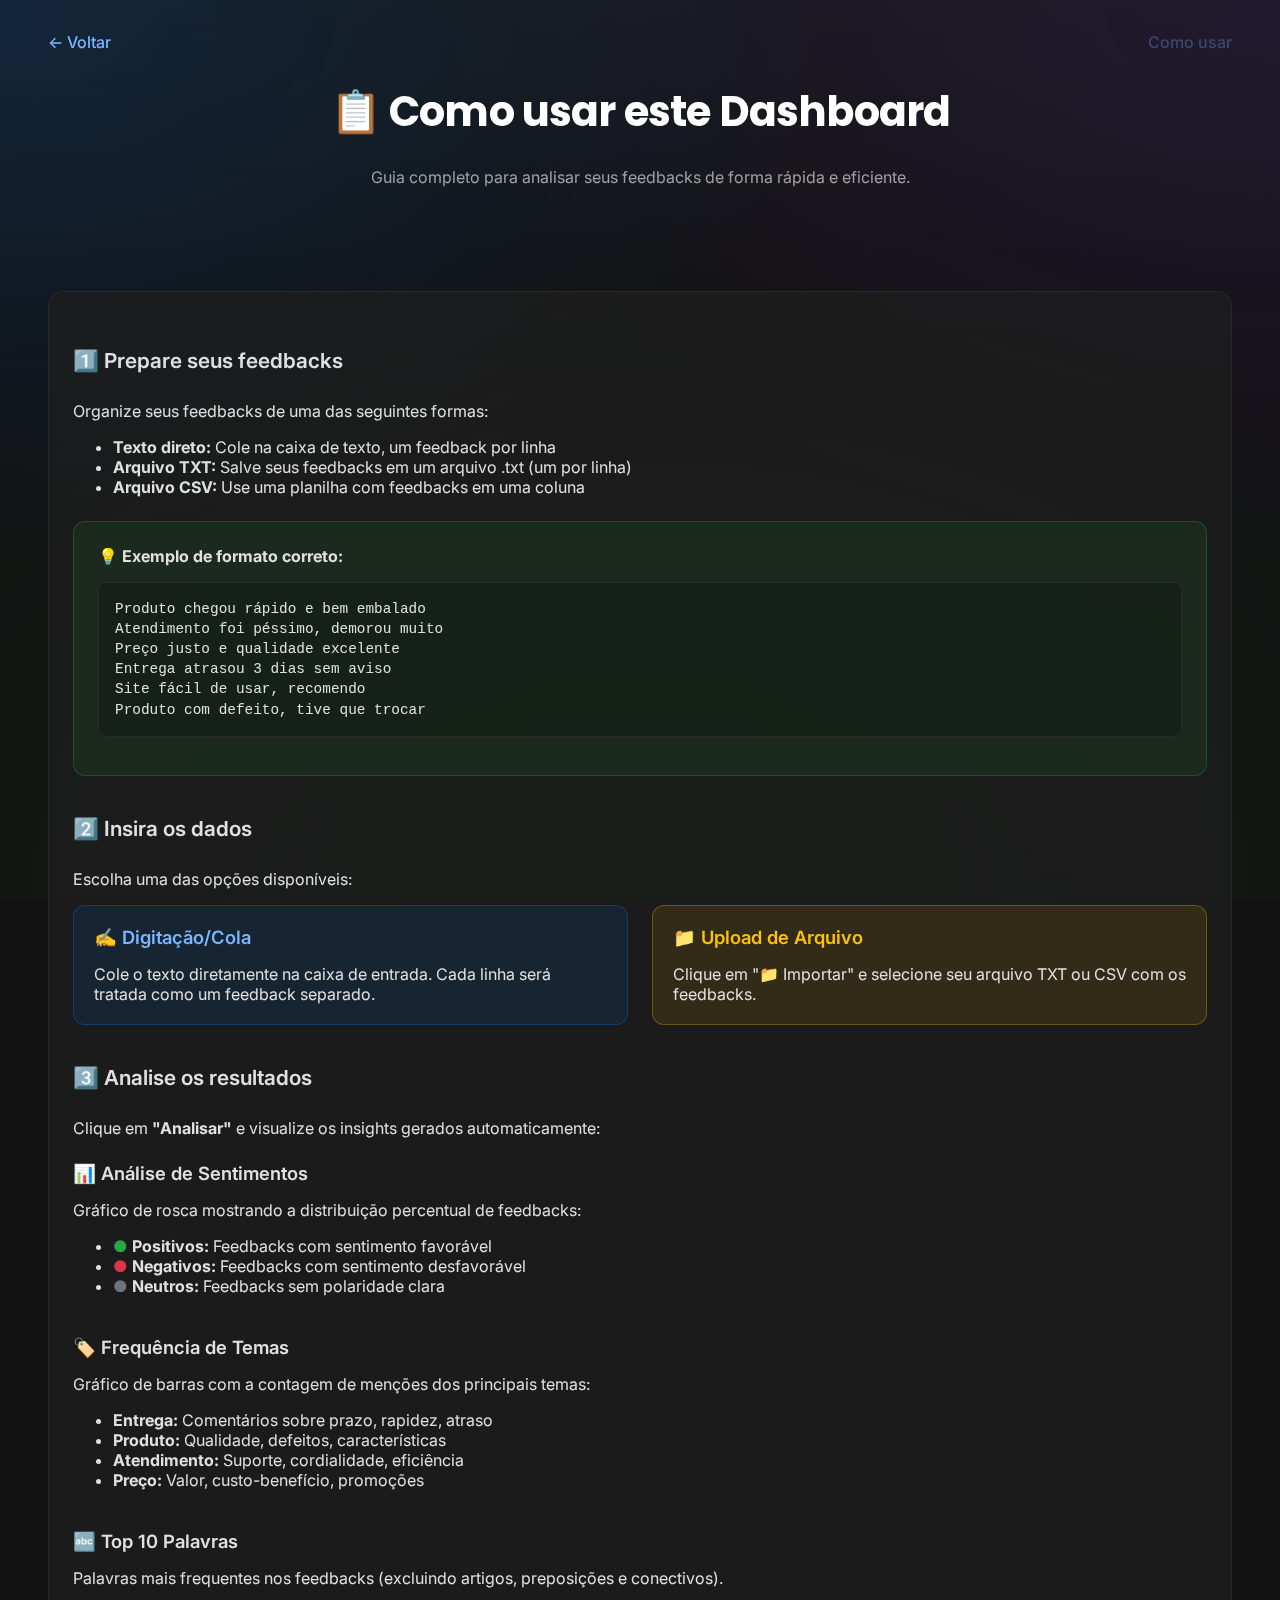
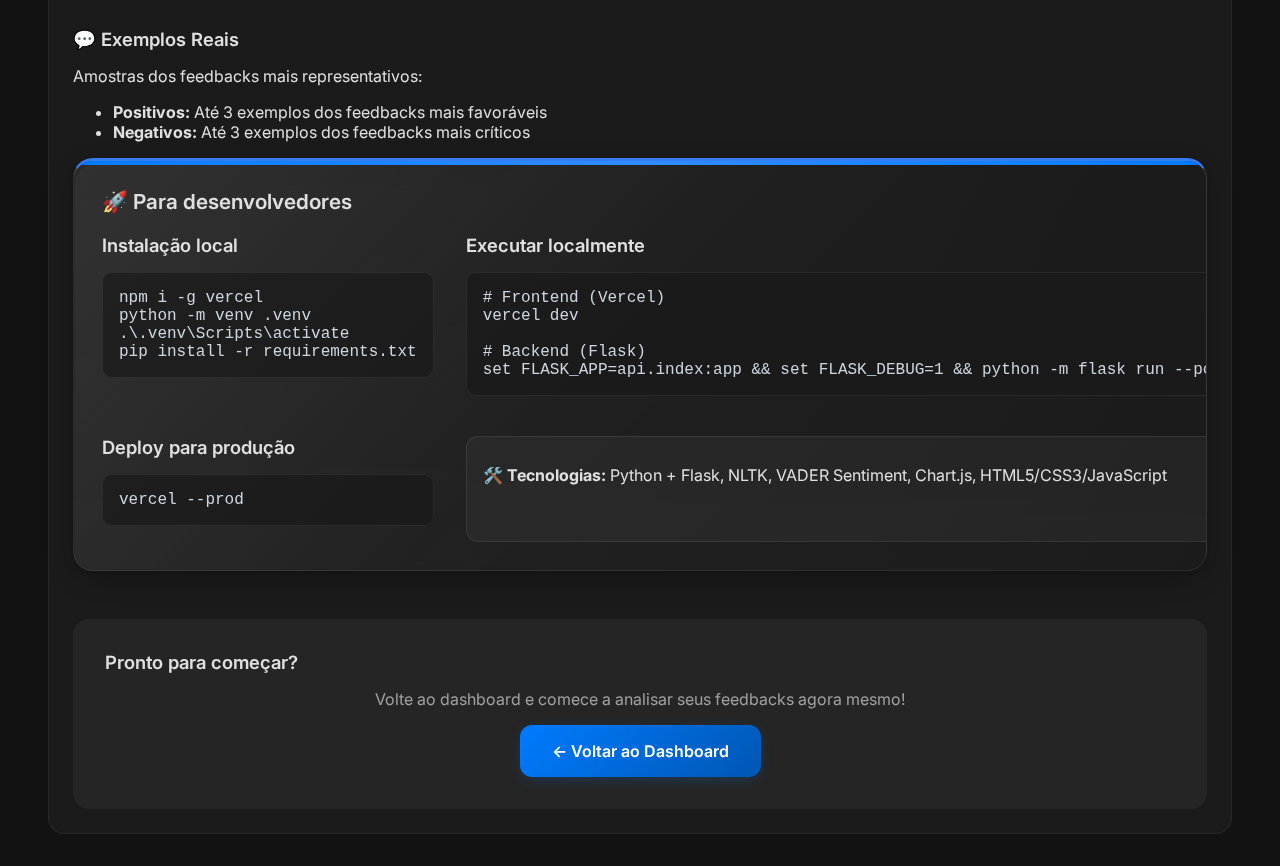
<file: frontend/como-usar.html>
<!DOCTYPE html>
<html lang="pt-BR">
<head>
    <meta charset="UTF-8">
    <meta name="viewport" content="width=device-width, initial-scale=1.0">
    <title>Como usar - Análise de Feedbacks</title>
    <meta name="description" content="Guia completo de como usar o Dashboard de Análise de Feedbacks.">
    <link rel="stylesheet" href="style.css">
    <link rel="preconnect" href="https://fonts.googleapis.com">
    <link rel="preconnect" href="https://fonts.gstatic.com" crossorigin>
    <link href="https://fonts.googleapis.com/css2?family=Inter:wght@400;500;600;700&family=Poppins:wght@600;700&display=swap" rel="stylesheet">
</head>
<body>

    <div class="container">
        <header class="hero">
            <div class="toolbar">
                <a class="howto" href="index.html" title="Voltar ao Dashboard">← Voltar</a>
                <a class="howto" href="como-usar.html" title="Como usar" style="opacity: 0.3; pointer-events: none;">Como usar</a>
            </div>
            <div class="hero-content">
                <h1>📋 Como usar este Dashboard</h1>
                <p class="subtitle">Guia completo para analisar seus feedbacks de forma rápida e eficiente.</p>
            </div>
        </header>
        
        <div class="section">
            <div style="display: grid; gap: 2.5rem; margin-top: 2rem;">
                <div class="usage-step">
                    <h2>1️⃣ Prepare seus feedbacks</h2>
                    <p>Organize seus feedbacks de uma das seguintes formas:</p>
                    <ul>
                        <li><strong>Texto direto:</strong> Cole na caixa de texto, um feedback por linha</li>
                        <li><strong>Arquivo TXT:</strong> Salve seus feedbacks em um arquivo .txt (um por linha)</li>
                        <li><strong>Arquivo CSV:</strong> Use uma planilha com feedbacks em uma coluna</li>
                    </ul>
                    
                    <div style="background: rgba(40,167,69,0.1); border: 1px solid rgba(40,167,69,0.3); border-radius: 12px; padding: 1.5rem; margin-top: 1.5rem;">
                        <strong>💡 Exemplo de formato correto:</strong>
                        <pre style="margin-top: 1rem; background: rgba(0,0,0,0.2); padding: 1rem; border-radius: 8px; font-size: 0.9rem; line-height: 1.4;">Produto chegou rápido e bem embalado
Atendimento foi péssimo, demorou muito
Preço justo e qualidade excelente
Entrega atrasou 3 dias sem aviso
Site fácil de usar, recomendo
Produto com defeito, tive que trocar</pre>
                    </div>
                </div>

                <div class="usage-step">
                    <h2>2️⃣ Insira os dados</h2>
                    <p>Escolha uma das opções disponíveis:</p>
                    <div style="display: grid; grid-template-columns: 1fr 1fr; gap: 1.5rem; margin-top: 1rem;">
                        <div style="background: rgba(0,123,255,0.1); border: 1px solid rgba(0,123,255,0.3); border-radius: 12px; padding: 1.25rem;">
                            <h3 style="margin-top: 0; color: #7ab6ff;">✍️ Digitação/Cola</h3>
                            <p style="margin-bottom: 0;">Cole o texto diretamente na caixa de entrada. Cada linha será tratada como um feedback separado.</p>
                        </div>
                        <div style="background: rgba(255,193,7,0.1); border: 1px solid rgba(255,193,7,0.3); border-radius: 12px; padding: 1.25rem;">
                            <h3 style="margin-top: 0; color: #ffc107;">📁 Upload de Arquivo</h3>
                            <p style="margin-bottom: 0;">Clique em "📁 Importar" e selecione seu arquivo TXT ou CSV com os feedbacks.</p>
                        </div>
                    </div>
                </div>

                <div class="usage-step">
                    <h2>3️⃣ Analise os resultados</h2>
                    <p>Clique em <strong>"Analisar"</strong> e visualize os insights gerados automaticamente:</p>
                    
                    <div style="display: grid; gap: 1.5rem; margin-top: 1.5rem;">
                        <div class="result-card">
                            <h3>📊 Análise de Sentimentos</h3>
                            <p>Gráfico de rosca mostrando a distribuição percentual de feedbacks:</p>
                            <ul>
                                <li><span style="color: #28a745;">●</span> <strong>Positivos:</strong> Feedbacks com sentimento favorável</li>
                                <li><span style="color: #dc3545;">●</span> <strong>Negativos:</strong> Feedbacks com sentimento desfavorável</li>
                                <li><span style="color: #6c757d;">●</span> <strong>Neutros:</strong> Feedbacks sem polaridade clara</li>
                            </ul>
                        </div>

                        <div class="result-card">
                            <h3>🏷️ Frequência de Temas</h3>
                            <p>Gráfico de barras com a contagem de menções dos principais temas:</p>
                            <ul>
                                <li><strong>Entrega:</strong> Comentários sobre prazo, rapidez, atraso</li>
                                <li><strong>Produto:</strong> Qualidade, defeitos, características</li>
                                <li><strong>Atendimento:</strong> Suporte, cordialidade, eficiência</li>
                                <li><strong>Preço:</strong> Valor, custo-benefício, promoções</li>
                            </ul>
                        </div>

                        <div class="result-card">
                            <h3>🔤 Top 10 Palavras</h3>
                            <p>Palavras mais frequentes nos feedbacks (excluindo artigos, preposições e conectivos).</p>
                        </div>

                        <div class="result-card">
                            <h3>💬 Exemplos Reais</h3>
                            <p>Amostras dos feedbacks mais representativos:</p>
                            <ul>
                                <li><strong>Positivos:</strong> Até 3 exemplos dos feedbacks mais favoráveis</li>
                                <li><strong>Negativos:</strong> Até 3 exemplos dos feedbacks mais críticos</li>
                            </ul>
                        </div>
                    </div>
                </div>
            </div>

            <div class="card dev-card">
                <h2>🚀 Para desenvolvedores</h2>

                <div class="dev-grid">
                    <div>
                        <h3>Instalação local</h3>
                        <pre><code>npm i -g vercel
python -m venv .venv
.\.venv\Scripts\activate
pip install -r requirements.txt</code></pre>
                    </div>

                    <div>
                        <h3>Executar localmente</h3>
                        <pre><code># Frontend (Vercel)
vercel dev

# Backend (Flask)
set FLASK_APP=api.index:app && set FLASK_DEBUG=1 && python -m flask run --port 5001</code></pre>
                    </div>

                    <div>
                        <h3>Deploy para produção</h3>
                        <pre><code>vercel --prod</code></pre>
                    </div>

                    <div class="dev-tech">
                        <p><strong>🛠️ Tecnologias:</strong> Python + Flask, NLTK, VADER Sentiment, Chart.js, HTML5/CSS3/JavaScript</p>
                    </div>
                </div>
            </div>

            <div style="text-align: center; margin-top: 3rem; padding: 2rem; background: rgba(255,255,255,0.05); border-radius: 16px;">
                <h3>Pronto para começar?</h3>
                <p class="muted">Volte ao dashboard e comece a analisar seus feedbacks agora mesmo!</p>
                <a href="index.html" style="display: inline-flex; align-items: center; gap: 0.5rem; padding: 1rem 2rem; background: linear-gradient(135deg, var(--accent-color), var(--accent-600)); color: white; text-decoration: none; border-radius: 12px; font-weight: 600; transition: all 0.3s ease; box-shadow: 0 4px 16px -4px rgba(0,123,255,0.3);">
                    ← Voltar ao Dashboard
                </a>
            </div>
        </div>
    </div>

</body>
</html>
</file>
<file: frontend/style.css>
.section {
    margin-top: 3rem;
    background: rgba(30,30,30,0.78);
    border-radius: 16px;
    border: 1px solid var(--surface-border-rgba);
    padding: 1.5rem;
}

.section h2 {
    border-bottom: none;
    margin-bottom: 0.5rem;
}

pre, code {
    font-family: ui-monospace, SFMono-Regular, Menlo, Consolas, "Liberation Mono", monospace;
}

pre {
    background: #1a1a1a;
    border: 1px solid #2a2a2a;
    border-radius: 10px;
    padding: 1rem;
    overflow: auto;
}

code { color: #cbd5e1; }
/* frontend/style.css (Versão Melhorada) */

/* --- Variáveis de Cor e Fontes (Melhor para manutenção) --- */
:root {
    --bg-color: #121212;
    --surface-color: #1e1e1e;
    --primary-text-color: #e0e0e0;
    --secondary-text-color: #a0a0a0;
    --border-color: #3a3a3a;
    --accent-color: #007BFF; /* Azul como cor de destaque principal */
    --green-color: #28a745;
    --red-color: #dc3545;
    --gray-color: #6c757d;
    --surface-border-rgba: rgba(255, 255, 255, 0.06);
    --shadow-color: rgba(0, 0, 0, 0.35);
    --shadow-color-2: rgba(0, 0, 0, 0.5);
    --accent-600: #0056b3;
    --accent-400: #2f8dff;
    --accent-200: #7ab6ff;

    font-family: Inter, -apple-system, BlinkMacSystemFont, 'Segoe UI', Roboto, Helvetica, Arial, sans-serif;
    -webkit-font-smoothing: antialiased;
    -moz-osx-font-smoothing: grayscale;
}

html {
    height: 100%;
    scroll-behavior: smooth;
}

body {
    background-color: var(--bg-color);
    color: var(--primary-text-color);
    margin: 0;
    padding: 0 2rem 2rem 2rem;
    min-height: 100%;
    position: relative;
}

/* Full-bleed background overlay */
body::before {
    content: "";
    position: fixed;
    inset: 0;
    z-index: -1;
    background:
        linear-gradient(180deg, rgba(255,255,255,0.02) 0%, rgba(0,0,0,0) 40%, rgba(0,0,0,0.06) 100%),
        radial-gradient(1200px 800px at 0% 0%, rgba(0,123,255,0.16) 0%, rgba(0,0,0,0) 70%),
        radial-gradient(1200px 800px at 100% 0%, rgba(124,58,237,0.12) 0%, rgba(0,0,0,0) 70%),
        radial-gradient(1400px 900px at 50% 100%, rgba(40,167,69,0.10) 0%, rgba(0,0,0,0) 70%);
    background-attachment: fixed; /* estabiliza o preenchimento */
}

.container {
    max-width: 1200px; /* Aumentado para um layout mais espaçoso */
    margin: 0 auto;
    padding: 0 1rem;
}

/* --- Títulos --- */
h1 {
    font-family: Poppins, Inter, system-ui, -apple-system, 'Segoe UI', Roboto, Helvetica, Arial, sans-serif;
    font-size: 2.6rem;
    font-weight: 700;
    letter-spacing: -0.02em;
    text-align: center;
    margin-bottom: 2rem;
    color: #ffffff;
}

h2 {
    font-size: 1.3rem;
    font-weight: 600;
    color: var(--primary-text-color);
    margin: 0 0 1.25rem 0;
    padding-bottom: 0.75rem;
    border-bottom: 1px solid rgba(255,255,255,0.08);
    position: relative;
    z-index: 3;
}

h3 {
    font-size: 1.15rem;
    font-weight: 600;
    color: var(--primary-text-color);
    margin: 0 0 1rem 0;
    display: flex;
    align-items: center;
    gap: 0.5rem;
    position: relative;
    z-index: 3;
}

/* --- Hero / Header --- */
.hero {
    position: relative;
    margin: 0 -2rem 2rem -2rem;
    padding: 2rem 2rem 2.5rem 2rem;
    background: transparent;
}

.toolbar {
    display: flex;
    align-items: center;
    justify-content: space-between;
    margin: 0 auto 1rem auto;
    max-width: 1200px;
}

.brand { display: flex; align-items: center; gap: 0.6rem; }
.logo { font-size: 1.3rem; }
.brand-title { font-weight: 700; letter-spacing: -0.02em; }

.howto {
    color: var(--accent-200);
    text-decoration: none;
    font-weight: 500;
}
.howto:hover { text-decoration: underline; }

.hero-content { max-width: 900px; margin: 0 auto; text-align: center; }
.subtitle { color: var(--secondary-text-color); margin-top: -0.5rem; }


/* --- Área de Input --- */
.input-area {
    background: 
        linear-gradient(135deg, rgba(255,255,255,0.08) 0%, rgba(255,255,255,0.02) 50%, rgba(0,0,0,0.05) 100%),
        linear-gradient(rgba(25,25,25,0.85), rgba(30,30,30,0.75));
    padding: 1.5rem;
    border-radius: 20px;
    border: 1px solid rgba(255,255,255,0.08);
    margin-bottom: 2rem;
    position: relative;
    overflow: hidden;
    box-shadow: 
        0 8px 32px -8px rgba(0,0,0,0.4),
        0 2px 8px -2px rgba(0,0,0,0.2),
        inset 0 1px 0 rgba(255,255,255,0.1);
    backdrop-filter: blur(12px);
    -webkit-backdrop-filter: blur(12px);
    transition: all 0.3s cubic-bezier(0.4, 0, 0.2, 1);
}

.input-area::before {
    content: "";
    position: absolute;
    top: 0; left: 0; right: 0;
    height: 4px;
    border-top-left-radius: 20px;
    border-top-right-radius: 20px;
    background: linear-gradient(90deg, var(--accent-color), var(--accent-400), var(--accent-color));
    box-shadow: 0 2px 8px -2px rgba(0,123,255,0.4);
    z-index: 2;
}

.input-controls {
    margin-bottom: 1rem;
}

.textarea-container {
    position: relative;
    margin-bottom: 1rem;
}

.button-row {
    display: flex;
    gap: 1rem;
    align-items: center;
}

.file-upload-container {
    position: relative;
}

textarea {
    width: 100%;
    height: 100px;
    background-color: rgba(44, 44, 44, 0.8);
    color: var(--primary-text-color);
    border: 1px solid rgba(255,255,255,0.1);
    border-radius: 12px;
    padding: 1rem;
    font-size: 0.95rem;
    box-sizing: border-box;
    resize: none;
    transition: all 0.3s ease;
    backdrop-filter: blur(4px);
    -webkit-backdrop-filter: blur(4px);
}

.file-input {
    display: none;
}

.file-label {
    display: inline-flex;
    align-items: center;
    gap: 0.5rem;
    padding: 0.9rem 1.5rem;
    background: rgba(255,255,255,0.08);
    border: 1px solid rgba(255,255,255,0.12);
    border-radius: 12px;
    color: var(--secondary-text-color);
    cursor: pointer;
    transition: all 0.3s cubic-bezier(0.4, 0, 0.2, 1);
    font-size: 1.05rem;
    font-weight: 500;
    text-align: center;
    justify-content: center;
    white-space: nowrap;
    min-width: 160px;
    box-shadow: 0 2px 8px -2px rgba(0,0,0,0.2);
    flex-shrink: 0;
}

.file-label:hover {
    background: rgba(255,255,255,0.12);
    border-color: rgba(255,255,255,0.18);
    color: var(--primary-text-color);
    transform: translateY(-2px);
    box-shadow: 0 4px 16px -4px rgba(0,0,0,0.3);
}

/* Estado quando arquivo foi importado */
.file-label.imported {
    background: rgba(54,124,242,0.18);
    border-color: rgba(54,124,242,0.5);
    color: #dbe7ff;
}
.file-info.success {
    color: #9cc4ff;
    opacity: 0.95;
}

.file-info {
    position: absolute;
    top: 100%;
    left: 50%;
    transform: translateX(-50%);
    font-size: 0.75rem;
    color: var(--secondary-text-color);
    text-align: center;
    margin-top: 0.5rem;
    opacity: 0.7;
    white-space: nowrap;
}

textarea:focus {
    outline: none;
    border-color: var(--accent-color);
    box-shadow: 0 0 0 3px rgba(0, 123, 255, 0.25);
}

button#analyze-button {
    flex: 1;
    padding: 0.9rem;
    font-size: 1.05rem;
    font-weight: 600;
    background: linear-gradient(135deg, var(--accent-color), var(--accent-600));
    color: white;
    border: none;
    border-radius: 12px;
    cursor: pointer;
    transition: all 0.3s cubic-bezier(0.4, 0, 0.2, 1);
    position: relative;
    overflow: hidden;
    box-shadow: 0 4px 16px -4px rgba(0,123,255,0.3);
}

button#analyze-button:hover:not(:disabled) {
    transform: translateY(-2px);
    box-shadow: 0 8px 24px -8px rgba(0, 123, 255, 0.35);
}

button#analyze-button:disabled {
    background: #555;
    cursor: not-allowed;
}

.btn-label { display: inline-block; }
.btn-spinner {
    display: none;
    width: 18px; height: 18px;
    border: 2px solid rgba(255,255,255,0.4);
    border-top-color: #fff;
    border-radius: 50%;
    animation: spin 0.8s linear infinite;
    margin: 0 auto;
}

button#analyze-button.loading .btn-label { display: none; }
button#analyze-button.loading .btn-spinner { display: inline-block; }

@keyframes spin {
    to { transform: rotate(360deg); }
}

/* --- Mensagens de Status --- */
.status-message {
    text-align: center;
    margin: 1.5rem 0;
    padding: 1rem;
    border-radius: 8px;
    font-size: 1rem;
}

.error-message {
    color: #f8d7da;
    background-color: rgba(220, 53, 69, 0.2);
    border: 1px solid var(--red-color);
}

.hidden {
    display: none;
}

/* --- Dashboard Grid --- */
#dashboard {
    display: grid;
    grid-template-columns: repeat(12, 1fr); /* Grid de 12 colunas */
    grid-template-rows: auto;
    gap: 1.5rem;
    margin-top: 2rem;
}

/* Posicionamento dos cards no grid */
#sentiment-container { grid-column: span 4; }
#themes-container { grid-column: span 4; }
#words-container { grid-column: span 4; }
#positive-examples-container { grid-column: span 6; }
#negative-examples-container { grid-column: span 6; }

/* Estilo Base dos Cards */
.card {
    background: 
        linear-gradient(135deg, rgba(255,255,255,0.08) 0%, rgba(255,255,255,0.02) 50%, rgba(0,0,0,0.05) 100%),
        linear-gradient(rgba(25,25,25,0.85), rgba(30,30,30,0.75));
    padding: 1.75rem;
    border-radius: 20px;
    border: 1px solid rgba(255,255,255,0.08);
    display: flex;
    flex-direction: column;
    position: relative;
    overflow: hidden;
    box-shadow: 
        0 8px 32px -8px rgba(0,0,0,0.4),
        0 2px 8px -2px rgba(0,0,0,0.2),
        inset 0 1px 0 rgba(255,255,255,0.1);
    backdrop-filter: blur(12px);
    -webkit-backdrop-filter: blur(12px);
    transition: all 0.3s cubic-bezier(0.4, 0, 0.2, 1);
}

/* Accent strip on top of cards */
.card::before {
    content: "";
    position: absolute;
    top: 0; left: 0; right: 0;
    height: 4px;
    border-top-left-radius: 20px;
    border-top-right-radius: 20px;
    background: linear-gradient(90deg, var(--accent-color), var(--accent-400), var(--accent-color));
    box-shadow: 0 2px 8px -2px rgba(0,123,255,0.4);
    z-index: 2;
}

/* Subtle inner glow */
.card::after {
    content: "";
    position: absolute;
    top: 4px; left: 1px; right: 1px; bottom: 1px;
    border-radius: 19px;
    background: linear-gradient(135deg, rgba(255,255,255,0.03) 0%, transparent 50%);
    pointer-events: none;
    z-index: 1;
}

/* Container do Gráfico (Correção do Bug) */
.chart-wrapper {
    position: relative;
    flex-grow: 1;
    width: 100%;
    min-height: 280px;
    padding: 0.5rem 0;
    display: flex;
    align-items: center;
    justify-content: center;
}

/* Cards de Exemplos */
.example-feedback {
    background-color: #2a2a2a;
    padding: 0.75rem 1rem;
    margin-bottom: 0.5rem;
    border-radius: 6px;
    border-left: 4px solid;
    font-size: 0.95rem;
    line-height: 1.5;
    color: var(--primary-text-color);
    display: -webkit-box;
    line-clamp: 3;
    -webkit-line-clamp: 3;
    -webkit-box-orient: vertical;
    overflow: hidden;
}

.example-feedback.positive {
    border-left-color: var(--green-color);
}

.example-feedback.negative {
    border-left-color: var(--red-color);
}

/* Badges */
.badge {
    display: inline-block;
    padding: 0.2rem 0.55rem;
    border-radius: 999px;
    font-size: 0.75rem;
    font-weight: 600;
    margin-left: 0.5rem;
}
.badge-positive { background-color: rgba(40,167,69,0.15); color: #9ae6b4; border: 1px solid rgba(40,167,69,0.35); }
.badge-negative { background-color: rgba(220,53,69,0.15); color: #feb2b2; border: 1px solid rgba(220,53,69,0.35); }

/* Utilitários */
.muted { color: var(--secondary-text-color); }
.elev-1 { box-shadow: 0 6px 18px -10px var(--shadow-color); }
.elev-2 { box-shadow: 0 14px 30px -16px var(--shadow-color-2); }

/* Card de documentação (como-usar) */
.dev-card {
    padding: 1.75rem;
    border-top: 3px solid #367CF2;
}
.dev-grid {
    display: grid;
    grid-template-columns: 1fr 1fr;
    gap: 1.5rem 2rem;
}
.dev-card h2 { margin-top: 0; }
.dev-card h3 { margin: 0 0 0.5rem 0; }
.dev-tech {
    background: rgba(255,255,255,0.04);
    border: 1px solid rgba(255,255,255,0.08);
    border-radius: 12px;
    padding: 0.75rem 1rem;
}

@media (max-width: 768px) {
    .dev-grid { grid-template-columns: 1fr; }
    .dev-card { padding: 1.25rem; }
}

.card:hover {
    transform: translateY(-4px) scale(1.01);
    box-shadow: 
        0 20px 40px -12px rgba(0,0,0,0.5),
        0 8px 16px -4px rgba(0,0,0,0.3),
        inset 0 1px 0 rgba(255,255,255,0.15);
    border-color: rgba(255,255,255,0.12);
}

.card:hover::before {
    box-shadow: 0 4px 16px -2px rgba(0,123,255,0.6);
}

/* --- Media Queries para Responsividade --- */
@media (max-width: 992px) {
    #sentiment-container,
    #themes-container,
    #words-container {
        grid-column: span 6;
    }
    
    .container {
        padding: 0 0.75rem;
    }
}

@media (max-width: 768px) {
    body {
        padding: 0 1rem 2rem 1rem;
    }
    
    .container {
        padding: 0;
    }
    
    h1 { 
        font-size: 2rem;
        margin-bottom: 1.5rem;
    }
    
    .hero { 
        margin: 0 -1rem 1.25rem -1rem; 
        padding: 1.25rem 1rem 1.5rem 1rem;
    }
    
    .toolbar {
        flex-direction: column;
        gap: 0.75rem;
        align-items: center;
        text-align: center;
    }
    
    .subtitle {
        font-size: 0.9rem;
        line-height: 1.4;
    }
    
    .input-area {
        padding: 1.25rem;
        margin-bottom: 1.5rem;
    }
    
    .button-row {
        flex-direction: column;
        gap: 1rem;
        align-items: stretch;
    }
    
    button#analyze-button {
        width: 100%;
        flex: none;
        order: 1;
    }
    
    .file-upload-container {
        order: 2;
        width: 100%;
    }
    
    .file-label {
        width: 100%;
        min-width: auto;
        padding: 0.85rem 1rem;
        justify-content: center;
    }
    
    .file-info {
        position: static;
        transform: none;
        margin-top: 0.5rem;
        margin-bottom: 0;
        text-align: center;
    }
    
    #dashboard {
        gap: 1rem;
        margin-top: 1.5rem;
    }
    
    #sentiment-container,
    #themes-container,
    #words-container,
    #positive-examples-container,
    #negative-examples-container {
        grid-column: span 12;
    }
    
    .card {
        padding: 1.25rem;
    }
    
    .chart-wrapper {
        min-height: 240px;
    }
    
    .section {
        margin-top: 2rem;
        padding: 1.25rem;
    }
}

@media (max-width: 480px) {
    body {
        padding: 0 0.75rem 1.5rem 0.75rem;
    }
    
    h1 {
        font-size: 1.75rem;
        line-height: 1.2;
    }
    
    .hero {
        margin: 0 -0.75rem 1rem -0.75rem;
        padding: 1rem 0.75rem 1.25rem 0.75rem;
    }
    
    .brand-title {
        font-size: 0.9rem;
    }
    
    .howto {
        font-size: 0.85rem;
    }
    
    .input-area {
        padding: 0.75rem;
        margin-left: 0;
        margin-right: 0;
    }
    
    .input-controls {
        margin-bottom: 0.75rem;
    }
    
    textarea {
        height: 80px;
        padding: 0.75rem;
        font-size: 0.9rem;
    }
    
    .button-row {
        gap: 0.75rem;
        padding: 0;
        margin: 0;
    }
    
    button#analyze-button {
        padding: 0.85rem 0.75rem;
        font-size: 1rem;
        margin: 0;
    }
    
    .file-upload-container {
        margin: 0;
        padding: 0;
    }
    
    .file-label {
        padding: 0.85rem 0.75rem;
        font-size: 0.95rem;
        min-width: auto;
        width: 100%;
        display: flex;
        align-items: center;
        justify-content: center;
        gap: 0.5rem;
        margin: 0;
        box-sizing: border-box;
    }
    
    .card {
        padding: 1rem;
        border-radius: 16px;
    }
    
    .chart-wrapper {
        min-height: 200px;
    }
    
    h2 {
        font-size: 1.1rem;
    }
    
    h3 {
        font-size: 1rem;
    }
    
    .example-feedback {
        padding: 0.6rem 0.8rem;
        font-size: 0.9rem;
    }
    
    .badge {
        font-size: 0.7rem;
        padding: 0.15rem 0.4rem;
    }
}
</file>
